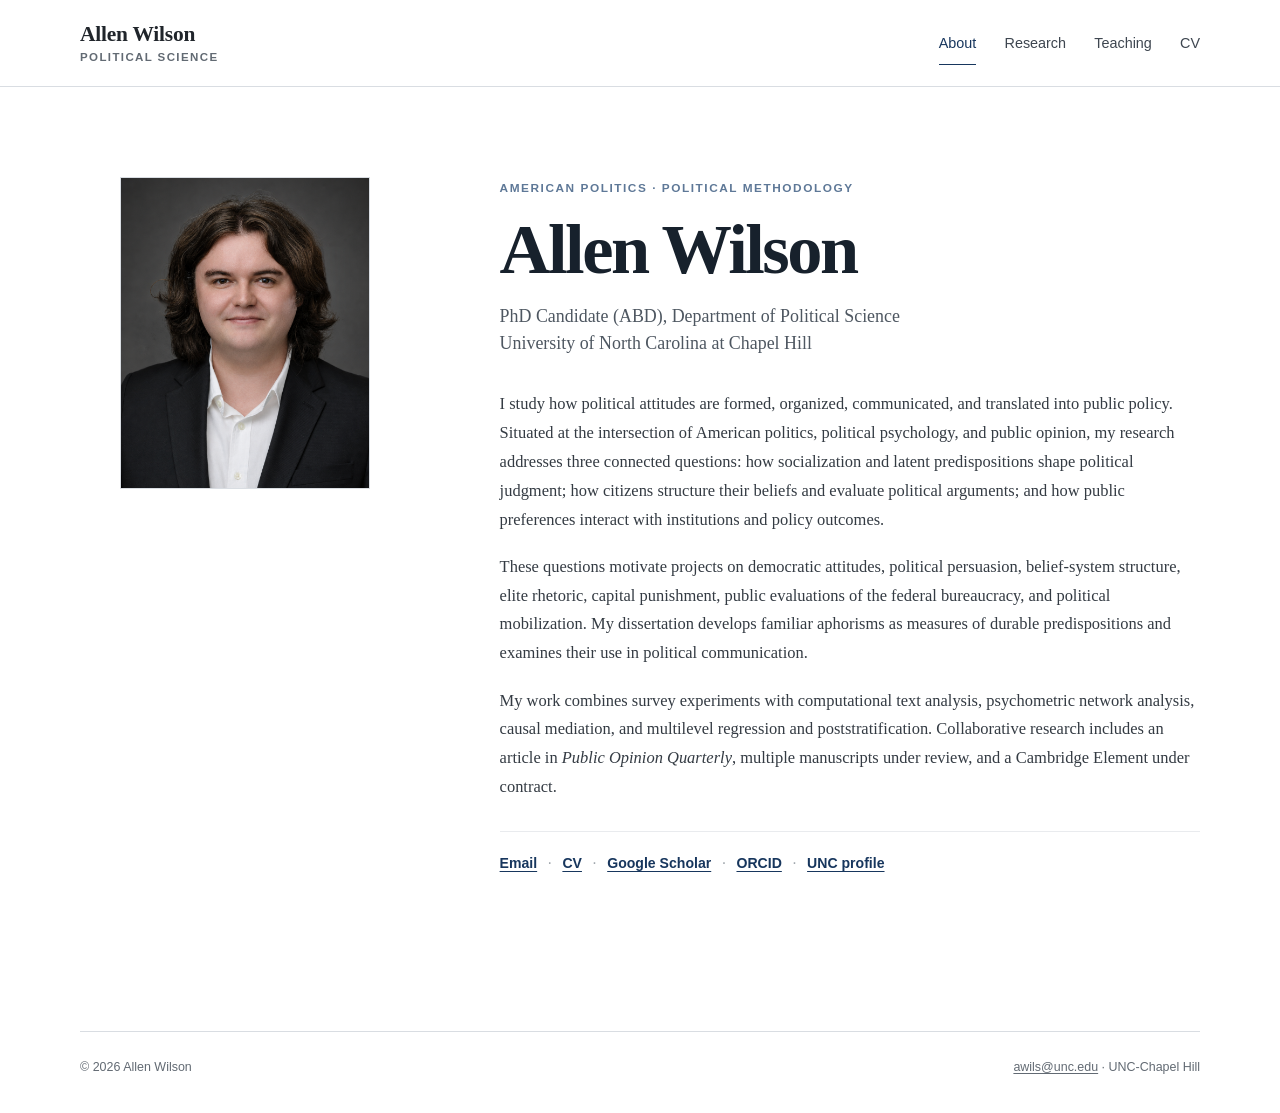
<file: index.html>
<!doctype html>
<html lang="en">
  <head>
    <meta charset="utf-8">
    <meta name="viewport" content="width=device-width, initial-scale=1">
    <meta
      name="description"
      content="Allen Wilson is a political scientist at UNC-Chapel Hill studying American politics, political psychology, public opinion, and political methodology."
    >
    <meta name="theme-color" content="#ffffff">
    <title>Allen Wilson | Political Science</title>
    <link rel="stylesheet" href="styles.css">
  </head>
  <body>
    <a class="skip-link" href="#main-content">Skip to content</a>

    <header class="site-header">
      <div class="header-inner">
        <a class="wordmark" href="index.html" aria-label="Allen Wilson, home">
          <span class="wordmark-name">Allen Wilson</span>
          <span class="wordmark-field">Political Science</span>
        </a>

        <nav aria-label="Primary navigation">
          <a href="index.html" aria-current="page">About</a>
          <a href="research.html">Research</a>
          <a href="teaching.html">Teaching</a>
          <a href="Allen_Wilson_CV.pdf">CV</a>
        </nav>
      </div>
    </header>

    <main id="main-content">
      <section class="profile" aria-labelledby="profile-title">
        <figure class="portrait">
          <img
            src="allen-wilson-headshot.png"
            alt="Portrait of Allen Wilson"
            width="920"
            height="1150"
            decoding="async"
            fetchpriority="high"
          >
        </figure>

        <div class="profile-copy">
          <p class="eyebrow">American Politics · Political Methodology</p>
          <h1 id="profile-title">Allen Wilson</h1>
          <p class="profile-role">
            PhD Candidate (ABD), Department of Political Science<br>
            University of North Carolina at Chapel Hill
          </p>

          <div class="profile-summary">
            <p>
              I study how political attitudes are formed, organized, communicated, and
              translated into public policy. Situated at the intersection of American
              politics, political psychology, and public opinion, my research addresses
              three connected questions: how socialization and latent predispositions shape
              political judgment; how citizens structure their beliefs and evaluate
              political arguments; and how public preferences interact with institutions
              and policy outcomes.
            </p>
            <p>
              These questions motivate projects on democratic attitudes, political
              persuasion, belief-system structure, elite rhetoric, capital punishment,
              public evaluations of the federal bureaucracy, and political mobilization.
              My dissertation develops familiar aphorisms as measures of durable
              predispositions and examines their use in political communication.
            </p>
            <p>
              My work combines survey experiments with computational text analysis,
              psychometric network analysis, causal mediation, and multilevel regression
              and poststratification. Collaborative research includes an article in
              <cite>Public Opinion Quarterly</cite>, multiple manuscripts under review,
              and a Cambridge Element under contract.
            </p>
          </div>

          <ul class="profile-links" aria-label="Contact and professional links">
            <li><a href="mailto:awils@unc.edu">Email</a></li>
            <li><a href="Allen_Wilson_CV.pdf">CV</a></li>
            <li><a href="https://scholar.google.com/citations?user=T04XD_UAAAAJ" rel="me">Google Scholar</a></li>
            <li><a href="https://orcid.org/0009-0005-0301-5288" rel="me">ORCID</a></li>
            <li><a href="https://politicalscience.unc.edu/staff/allen-wilson/">UNC profile</a></li>
          </ul>
        </div>
      </section>
    </main>

    <footer class="site-footer">
      <p>© <span id="year">2026</span> Allen Wilson</p>
      <p><a href="mailto:awils@unc.edu">awils@unc.edu</a> · UNC-Chapel Hill</p>
    </footer>

    <script>
      document.getElementById("year").textContent = new Date().getFullYear();
    </script>
  </body>
</html>
</file>
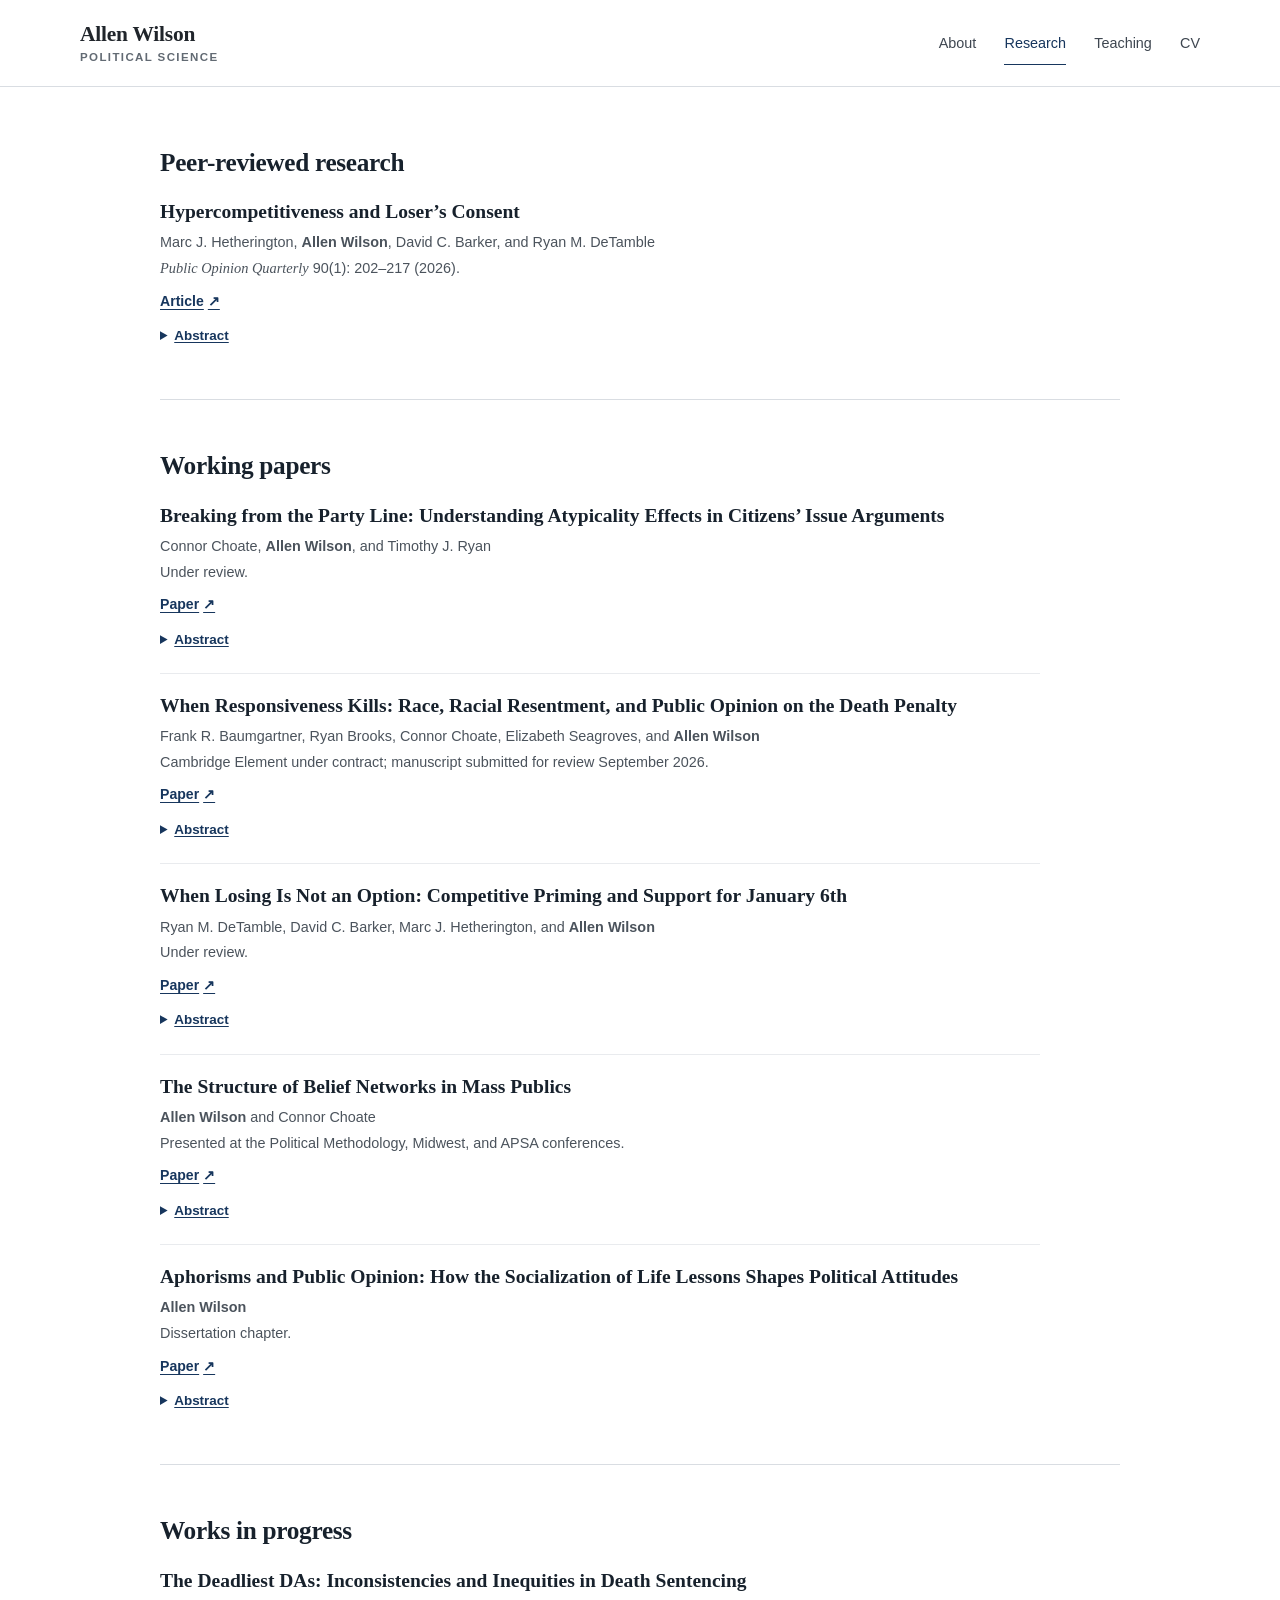
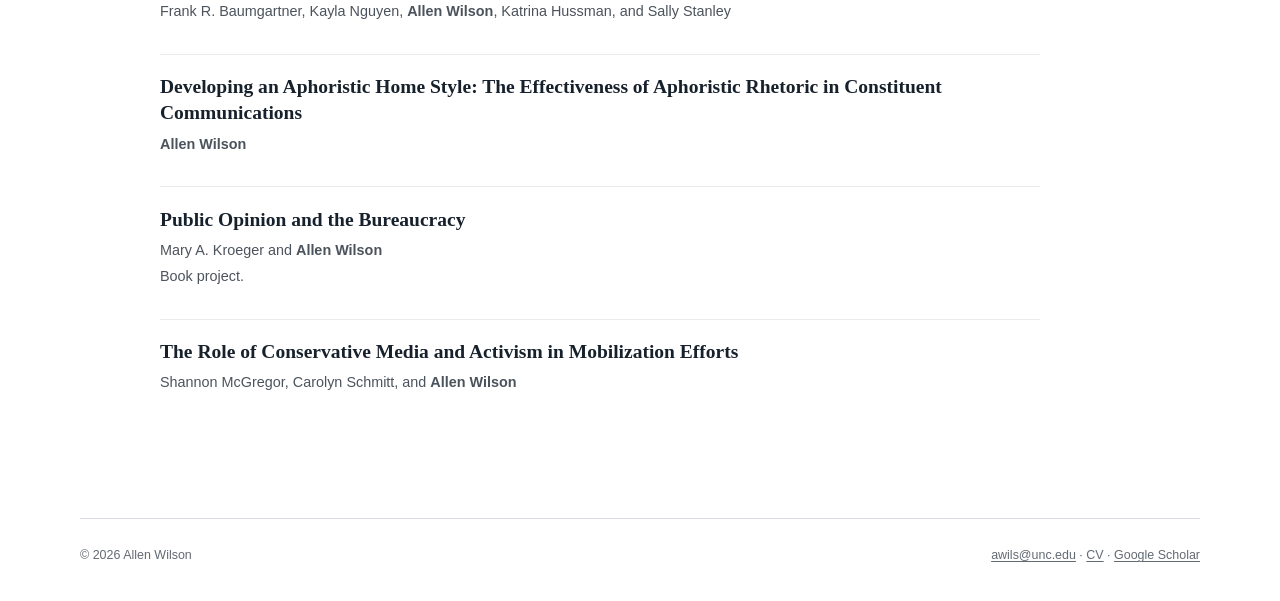
<file: research.html>
<!doctype html>
<html lang="en">
  <head>
    <meta charset="utf-8">
    <meta name="viewport" content="width=device-width, initial-scale=1">
    <meta
      name="description"
      content="Research by Allen Wilson on political socialization, public opinion, political psychology, persuasion, belief systems, and public policy."
    >
    <meta name="theme-color" content="#ffffff">
    <title>Research | Allen Wilson</title>
    <link rel="stylesheet" href="styles.css">
  </head>
  <body>
    <a class="skip-link" href="#main-content">Skip to content</a>

    <header class="site-header">
      <div class="header-inner">
        <a class="wordmark" href="index.html" aria-label="Allen Wilson, home">
          <span class="wordmark-name">Allen Wilson</span>
          <span class="wordmark-field">Political Science</span>
        </a>

        <nav aria-label="Primary navigation">
          <a href="index.html">About</a>
          <a href="research.html" aria-current="page">Research</a>
          <a href="teaching.html">Teaching</a>
          <a href="Allen_Wilson_CV.pdf">CV</a>
        </nav>
      </div>
    </header>

    <main id="main-content">
      <section class="listing-section" aria-labelledby="peer-reviewed-title">
        <header class="simple-section-header">
          <h2 id="peer-reviewed-title">Peer-reviewed research</h2>
        </header>

        <div class="paper-list">
          <article class="paper-entry">
            <h3>Hypercompetitiveness and Loser’s Consent</h3>
            <p class="paper-authors">
              Marc J. Hetherington, <strong>Allen Wilson</strong>, David C. Barker, and Ryan M. DeTamble
            </p>
            <p class="paper-status"><cite>Public Opinion Quarterly</cite> 90(1): 202–217 (2026).</p>
            <div class="project-links" aria-label="Links for Hypercompetitiveness and Loser’s Consent">
              <a href="https://academic.oup.com/poq/article/90/1/202/8490564">Article</a>
              <!-- Optional: <a href="https://example.com">Replication materials</a> -->
            </div>
            <details class="paper-abstract">
              <summary>Abstract</summary>
              <p>
                Electoral democracy rests on the conferral of Loser’s Consent. The Capitol insurrection of January 6, 2021—and the widespread sympathy for it that endures among Republican citizens and elected officials—can be understood as an unprecedented denial of that Consent. We hypothesize that insurrectionist sympathies among 2020 election losers are structured in part by hypercompetitiveness—a psychological need to win at all costs.
              </p>
              <p>
                Using original survey data collected in the spring of 2022, we find strong suggestive support for our hypothesis. Many of the Americans who fail to condemn the Capitol riot may not be simply knee-jerk partisans, well-intentioned victims of propaganda, or sycophants in thrall to a would-be authoritarian leader. Substantiating the anxieties of many observers, those people may instead be unwilling to abide by democratic rules if it means they have to lose.
              </p>
            </details>
          </article>
        </div>
      </section>

      <section class="listing-section" aria-labelledby="working-papers-title">
        <header class="simple-section-header">
          <h2 id="working-papers-title">Working papers</h2>
        </header>

        <div class="paper-list">
          <article class="paper-entry">
            <h3>Breaking from the Party Line: Understanding Atypicality Effects in Citizens’ Issue Arguments</h3>
            <p class="paper-authors">
              Connor Choate, <strong>Allen Wilson</strong>, and Timothy J. Ryan
            </p>
            <p class="paper-status">Under review.</p>
            <div class="project-links" aria-label="Links for Breaking from the Party Line">
              <a href="Breaking_From_the_Party_Line.pdf">Paper</a>
            </div>
            <details class="paper-abstract">
              <summary>Abstract</summary>
              <p>
                Citizens’ political attitudes are more idiosyncratic than elites’. As a result, when citizens engage in issue-specific persuasion, they are more likely to advance arguments that depart from what is typical for their party. Such atypical arguments may differ in the style they adopt or the considerations they emphasize. We report results from a study identifying the persuasive consequences of such atypical arguments and distinguishing content-grounded from expectancy-grounded pathways. First, a content analysis shows that typical and atypical arguments differ in both style and the substantive considerations they raise. Then, in an experiment, we find that atypical arguments from out-partisans are perceived as more compelling, while atypical arguments from in-partisans are perceived as less compelling. Both effects emerge primarily when the author’s partisanship is hidden, pointing to a content-grounded pathway. Citizens with atypical views shape political discussion through how they engage with issues—not merely by violating partisan expectations.
              </p>
            </details>
          </article>

          <article class="paper-entry">
            <h3>When Responsiveness Kills: Race, Racial Resentment, and Public Opinion on the Death Penalty</h3>
            <p class="paper-authors">
              Frank R. Baumgartner, Ryan Brooks, Connor Choate, Elizabeth Seagroves, and <strong>Allen Wilson</strong>
            </p>
            <p class="paper-status">
              Cambridge Element under contract; manuscript submitted for review September 2026.
            </p>
            <div class="project-links" aria-label="Links for When Responsiveness Kills">
              <a href="When_Responsiveness_Kills.pdf">Paper</a>
            </div>
            <details class="paper-abstract">
              <summary>Abstract</summary>
              <p>
                Racial disparities have been documented in many aspects of the death penalty throughout the US. We document the powerful roles of race and racial resentment in explaining who supports and who opposes capital punishment. We review the literature on support for the death penalty, add new analyses at the individual level, and show the consistent and substantial impact of race and racial resentment, which are considerably more important than variables sometimes thought to drive support for the policy, such as religious tradition, ideological orientation, or residing in the South. We also develop a set of yearly state-level estimates of public opinion on the death penalty and racial resentment. Both nationally and at the state level, public opinion, racial resentment, and death sentencing are tightly connected. Thus, we show a powerful level of responsiveness to public opinion, but also that this opinion is tainted by racial animosity toward African-Americans.
              </p>
            </details>
          </article>

          <article class="paper-entry">
            <h3>When Losing Is Not an Option: Competitive Priming and Support for January 6th</h3>
            <p class="paper-authors">
              Ryan M. DeTamble, David C. Barker, Marc J. Hetherington, and <strong>Allen Wilson</strong>
            </p>
            <p class="paper-status">Under review.</p>
            <div class="project-links" aria-label="Links for When Losing Is Not an Option">
              <a href="When_Losing_Is_Not_an_Option.pdf">Paper</a>
            </div>
            <details class="paper-abstract">
              <summary>Abstract</summary>
              <p>
                Observational research has linked sympathy for the January 6 insurrection to hypercompetitiveness, an understudied dispositional urge to win by any means necessary. Doubt remains, however, about 1) the causal effect of hypercompetitive impulses on electoral democracy and 2) the features of competitiveness more broadly. In this investigation, we demonstrate the causal influence of hypercompetitiveness by randomly assigning a subset of non-Democrats to an apolitical competitive game. Exposure appears to trigger more hypercompetitiveness, which in turn predicts January 6 sympathy. Moreover, as theorized, hypercompetitiveness’ mediated effect is pronounced among those with high levels but absent among those with low levels. As a conceptual validity check, we further demonstrate that a different type of competitiveness that is not associated with a willingness to break rules has no influence. These results enhance causal leverage in support of hypercompetitiveness as a driver of January 6 support, and they invite more scholarship on the politics of personal competitiveness.
              </p>
            </details>
          </article>

          <article class="paper-entry">
            <h3>The Structure of Belief Networks in Mass Publics</h3>
            <p class="paper-authors"><strong>Allen Wilson</strong> and Connor Choate</p>
            <p class="paper-status">
              Presented at the Political Methodology, Midwest, and APSA conferences.
            </p>
            <div class="project-links" aria-label="Links for The Structure of Belief Networks in Mass Publics">
              <a href="Wilson_Choate_Belief_Networks.pdf">Paper</a>
              <!-- Optional: <a href="slides/belief-networks-mass-publics.pdf">Slides</a> -->
            </div>
            <details class="paper-abstract">
              <summary>Abstract</summary>
              <p>
                In “The Nature of Belief Systems in Mass Publics,” Philip Converse famously provided an account describing the mass public as non-ideological, exhibiting little to no constraint among issue opinions. Still, since the publication of his famous 1964 essay, a great deal has changed. The dominant political cleavages have shifted from economic to social issues. Party cues have largely become much clearer. Partisan and ideological sorting has reached an all-time high. Sources of national political information have proliferated. Has any of this changed the relative constraint of mass belief systems? To shed light on this question, we use ANES data spanning a 32-year time period to conduct a series of network analyses aimed at explicating the structure of the mass public’s belief systems. Using measures of network clustering—network density and average path length—we show that constraint remained relatively stable in the 1990s and 2000s, with a substantial increase in issue constraint occurring in 2012 that persisted through 2024. We subset these analyses by political knowledge and find that this change is largely driven by low-information rather than high-information respondents. By 2024, the differences in constraint across these groups attenuate significantly. Furthermore, using measures of network centrality, we find that racial resentment, authoritarianism, and partisanship are strikingly strong organizers of belief systems. These attitudes’ influence over mass belief systems has markedly increased from 1992 to 2024. We again subset these analyses by respondents’ knowledge and find that high-knowledge respondents are much better at using political concepts such as ideology in structuring political opinions compared to low-knowledge respondents. Additionally, this difference is present for partisanship in 1992 but not in 2024, while racial resentment and authoritarianism maintain relative hegemony by 2024 regardless of information levels.
              </p>
            </details>
          </article>

          <article class="paper-entry">
            <h3>Aphorisms and Public Opinion: How the Socialization of Life Lessons Shapes Political Attitudes</h3>
            <p class="paper-authors"><strong>Allen Wilson</strong></p>
            <p class="paper-status">Dissertation chapter.</p>
            <div class="project-links" aria-label="Links for Aphorisms and Public Opinion">
              <a href="Aphorisms_and_Public_Opinion.pdf">Paper</a>
            </div>
            <details class="paper-abstract">
              <summary>Abstract</summary>
              <p>
                One of the fundamental problems of survey research is how best to measure latent attitudes. Many common measures are vague, easily primed, or endogenous to outcome variables of interest—or some combination therein. Rather than ask respondents to generalize via abstract measures, many of which they have never encountered or pondered, I introduce a new approach: measuring latent attitudes via orientations toward common aphorisms, e.g., “Don’t judge a book by its cover,” that express a worldview or ethical principle in a familiar yet pithy, axiomatic statement. Such sayings are socialized during the critical period of language development and are building blocks of language akin to idioms. Drawing on meme theory, I argue that aphorisms are readily transmittable forms of cultural information—memes—that are uniquely suited to minimize common survey measurement problems such as endogeneity and ambiguity. I apply this theory to risk attitudes, finding that aphorisms that tap risk acceptance, e.g., “Nothing ventured, nothing gained,” constitute a highly coherent scale, are associated with known correlates of risk acceptance, and predict greater political participation. In doing so, I show that using attitudes toward common aphorisms presents a new method by which survey researchers can tap latent attitudes that are 1) theoretically exogenous to most political outcomes of interest and 2) concrete representations of abstract worldviews in the minds of respondents.
              </p>
            </details>
          </article>
        </div>
      </section>

      <section class="listing-section" aria-labelledby="works-progress-title">
        <header class="simple-section-header">
          <h2 id="works-progress-title">Works in progress</h2>
        </header>

        <div class="paper-list">
          <article class="paper-entry">
            <h3>The Deadliest DAs: Inconsistencies and Inequities in Death Sentencing</h3>
            <p class="paper-authors">
              Frank R. Baumgartner, Kayla Nguyen, <strong>Allen Wilson</strong>, Katrina Hussman, and Sally Stanley
            </p>
            <div class="project-links" aria-label="Links for The Deadliest DAs">
              <!-- When available: <a href="Deadliest_DAs.pdf">Working paper</a> -->
            </div>
          </article>

          <article class="paper-entry">
            <h3>Developing an Aphoristic Home Style: The Effectiveness of Aphoristic Rhetoric in Constituent Communications</h3>
            <p class="paper-authors"><strong>Allen Wilson</strong></p>
            <div class="project-links" aria-label="Links for Developing an Aphoristic Home Style">
              <!-- When available: <a href="Aphoristic_Home_Style.pdf">Working paper</a> -->
            </div>
          </article>

          <article class="paper-entry">
            <h3>Public Opinion and the Bureaucracy</h3>
            <p class="paper-authors">Mary A. Kroeger and <strong>Allen Wilson</strong></p>
            <p class="paper-status">Book project.</p>
            <div class="project-links" aria-label="Links for Public Opinion and the Bureaucracy">
              <!-- When available: <a href="Public_Opinion_and_the_Bureaucracy.pdf">Working paper</a> -->
            </div>
          </article>

          <article class="paper-entry">
            <h3>The Role of Conservative Media and Activism in Mobilization Efforts</h3>
            <p class="paper-authors">
              Shannon McGregor, Carolyn Schmitt, and <strong>Allen Wilson</strong>
            </p>
            <div class="project-links" aria-label="Links for The Role of Conservative Media and Activism in Mobilization Efforts">
              <!-- When available: <a href="Conservative_Media_and_Activism.pdf">Working paper</a> -->
            </div>
          </article>
        </div>
      </section>
    </main>

    <footer class="site-footer">
      <p>© <span id="year">2026</span> Allen Wilson</p>
      <p>
        <a href="mailto:awils@unc.edu">awils@unc.edu</a> ·
        <a href="Allen_Wilson_CV.pdf">CV</a> ·
        <a href="https://scholar.google.com/citations?user=T04XD_UAAAAJ">Google Scholar</a>
      </p>
    </footer>

    <script>
      document.getElementById("year").textContent = new Date().getFullYear();
    </script>
  </body>
</html>
</file>
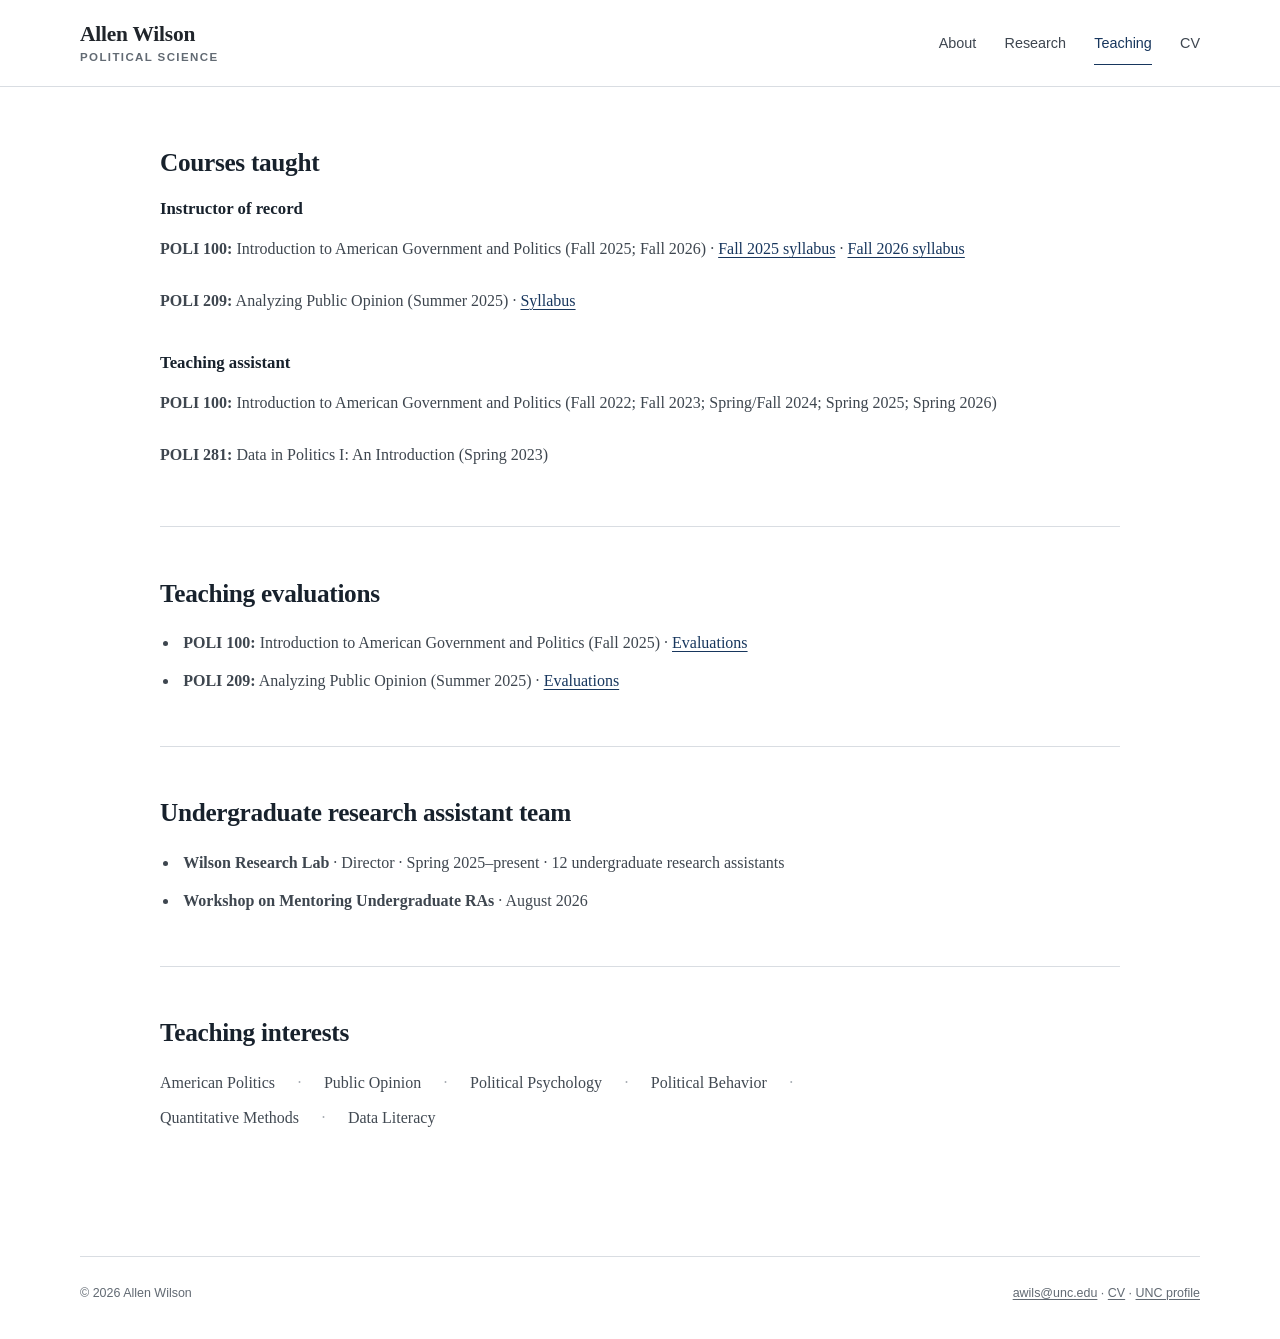
<file: teaching.html>
<!doctype html>
<html lang="en">
  <head>
    <meta charset="utf-8">
    <meta name="viewport" content="width=device-width, initial-scale=1">
    <meta
      name="description"
      content="Teaching profile for Allen Wilson, including courses in American politics, public opinion, quantitative methods, and undergraduate research mentoring."
    >
    <meta name="theme-color" content="#ffffff">
    <title>Teaching | Allen Wilson</title>
    <link rel="stylesheet" href="styles.css">
  </head>
  <body>
    <a class="skip-link" href="#main-content">Skip to content</a>

    <header class="site-header">
      <div class="header-inner">
        <a class="wordmark" href="index.html" aria-label="Allen Wilson, home">
          <span class="wordmark-name">Allen Wilson</span>
          <span class="wordmark-field">Political Science</span>
        </a>

        <nav aria-label="Primary navigation">
          <a href="index.html">About</a>
          <a href="research.html">Research</a>
          <a href="teaching.html" aria-current="page">Teaching</a>
          <a href="Allen_Wilson_CV.pdf">CV</a>
        </nav>
      </div>
    </header>

    <main id="main-content">
      <section class="teaching-section" aria-labelledby="courses-title">
        <header class="simple-section-header">
          <h2 id="courses-title">Courses taught</h2>
        </header>

        <div class="teaching-group">
          <h3 class="group-heading">Instructor of record</h3>
          <ul class="plain-academic-list teaching-record-list">
            <li>
              <strong>POLI 100:</strong> Introduction to American Government and Politics (Fall 2025; Fall 2026)
              · <a href="POLI_100_Fall_2025_Syllabus.pdf">Fall 2025 syllabus</a>
              · <a href="POLI_100_Fall_2026_Syllabus.pdf">Fall 2026 syllabus</a>
            </li>
            <li>
              <strong>POLI 209:</strong> Analyzing Public Opinion (Summer 2025)
              · <a href="POLI_209_Summer_2025_Syllabus.pdf">Syllabus</a>
            </li>
          </ul>
        </div>

        <div class="teaching-group">
          <h3 class="group-heading">Teaching assistant</h3>
          <ul class="plain-academic-list teaching-record-list">
            <li><strong>POLI 100:</strong> Introduction to American Government and Politics (Fall 2022; Fall 2023; Spring/Fall 2024; Spring 2025; Spring 2026)</li>
            <li><strong>POLI 281:</strong> Data in Politics I: An Introduction (Spring 2023)</li>
          </ul>
        </div>
      </section>

      <section class="teaching-section" aria-labelledby="evaluations-title">
        <header class="simple-section-header">
          <h2 id="evaluations-title">Teaching evaluations</h2>
        </header>
        <ul class="plain-academic-list" aria-label="Teaching evaluation materials">
          <li>
            <strong>POLI 100:</strong> Introduction to American Government and Politics (Fall 2025)
            · <a href="POLI_100_Teaching_Evaluations.pdf">Evaluations</a>
          </li>
          <li>
            <strong>POLI 209:</strong> Analyzing Public Opinion (Summer 2025)
            · <a href="POLI_209_Teaching_Evaluations.pdf">Evaluations</a>
          </li>
        </ul>
      </section>

      <section class="teaching-section" aria-labelledby="ra-team-title">
        <header class="simple-section-header">
          <h2 id="ra-team-title">Undergraduate research assistant team</h2>
        </header>
        <ul class="plain-academic-list">
          <li><strong>Wilson Research Lab</strong> · Director · Spring 2025–present · 12 undergraduate research assistants</li>
          <li><strong>Workshop on Mentoring Undergraduate RAs</strong> · August 2026</li>
        </ul>
      </section>

      <section class="teaching-section" aria-labelledby="interests-title">
        <header class="simple-section-header">
          <h2 id="interests-title">Teaching interests</h2>
        </header>
        <ul class="teaching-interests">
          <li>American Politics</li>
          <li>Public Opinion</li>
          <li>Political Psychology</li>
          <li>Political Behavior</li>
          <li>Quantitative Methods</li>
          <li>Data Literacy</li>
        </ul>
      </section>
    </main>

    <footer class="site-footer">
      <p>© <span id="year">2026</span> Allen Wilson</p>
      <p>
        <a href="mailto:awils@unc.edu">awils@unc.edu</a> ·
        <a href="Allen_Wilson_CV.pdf">CV</a> ·
        <a href="https://politicalscience.unc.edu/staff/allen-wilson/">UNC profile</a>
      </p>
    </footer>

    <script>
      document.getElementById("year").textContent = new Date().getFullYear();
    </script>
  </body>
</html>
</file>
<file: styles.css>
:root {
  --ink: #20252b;
  --muted: #626a73;
  --navy: #17365d;
  --accent: #5e7897;
  --rule: #d9dde2;
  --soft-rule: #e9ebee;
  --paper: #ffffff;
  --subtle: #f6f7f8;
  --content-width: 1120px;
  --serif: Georgia, "Times New Roman", Times, serif;
  --sans: -apple-system, BlinkMacSystemFont, "Segoe UI", Helvetica, Arial, sans-serif;
}

*,
*::before,
*::after {
  box-sizing: border-box;
}

html {
  scroll-behavior: smooth;
}

body {
  margin: 0;
  color: var(--ink);
  background: var(--paper);
  font-family: var(--sans);
  font-size: 16px;
  line-height: 1.68;
  text-rendering: optimizeLegibility;
}

img {
  display: block;
  max-width: 100%;
}

a {
  color: var(--navy);
  text-decoration-thickness: 1px;
  text-underline-offset: 0.18em;
}

a:hover {
  color: var(--accent);
}

a:focus-visible {
  outline: 3px solid rgba(94, 120, 151, 0.4);
  outline-offset: 4px;
}

h1,
h2,
h3,
p,
figure,
ul,
dl,
dd {
  margin-top: 0;
}

h1,
h2,
h3 {
  color: #17212c;
  font-family: var(--serif);
  font-weight: 600;
  line-height: 1.18;
}

p:last-child {
  margin-bottom: 0;
}

cite {
  font-family: var(--serif);
}

.skip-link {
  position: fixed;
  top: 0.75rem;
  left: 0.75rem;
  z-index: 100;
  padding: 0.55rem 0.8rem;
  color: #fff;
  background: var(--navy);
  transform: translateY(-160%);
}

.skip-link:focus {
  transform: translateY(0);
}

.site-header {
  border-bottom: 1px solid var(--rule);
  background: rgba(255, 255, 255, 0.97);
}

.header-inner {
  width: min(calc(100% - 48px), var(--content-width));
  min-height: 86px;
  margin: 0 auto;
  display: flex;
  align-items: center;
  justify-content: space-between;
  gap: 2rem;
}

.wordmark {
  display: inline-flex;
  flex-direction: column;
  color: var(--ink);
  text-decoration: none;
  line-height: 1.12;
}

.wordmark:hover {
  color: var(--ink);
}

.wordmark-name {
  font-family: var(--serif);
  font-size: 1.34rem;
  font-weight: 600;
  letter-spacing: -0.01em;
}

.wordmark-field {
  margin-top: 0.28rem;
  color: var(--muted);
  font-size: 0.72rem;
  font-weight: 600;
  letter-spacing: 0.12em;
  text-transform: uppercase;
}

nav {
  display: flex;
  align-items: center;
  gap: clamp(1rem, 2.2vw, 1.9rem);
}

nav a {
  position: relative;
  padding: 0.25rem 0;
  color: #3e4650;
  font-size: 0.9rem;
  font-weight: 500;
  text-decoration: none;
}

nav a:hover,
nav a[aria-current="page"] {
  color: var(--navy);
}

nav a[aria-current="page"]::after {
  position: absolute;
  right: 0;
  bottom: -0.38rem;
  left: 0;
  height: 1px;
  background: var(--navy);
  content: "";
}

.academic-layout {
  width: min(calc(100% - 48px), var(--content-width));
  margin: 0 auto;
  padding: clamp(3rem, 5vw, 4.6rem) 0 clamp(4rem, 7vw, 6rem);
  display: grid;
  grid-template-columns: 220px minmax(0, 1fr);
  align-items: start;
  gap: clamp(3.2rem, 6vw, 6rem);
}

.profile-sidebar {
  position: sticky;
  top: 2rem;
  min-width: 0;
}

.sidebar-portrait {
  width: 190px;
  margin: 0 0 1.35rem;
}

.sidebar-portrait img {
  width: 100%;
  height: auto;
  aspect-ratio: 4 / 5;
  border: 1px solid var(--rule);
  object-fit: cover;
  object-position: center 18%;
}

.sidebar-profile h2 {
  margin-bottom: 0.5rem;
  font-size: 1.32rem;
  letter-spacing: -0.015em;
}

.sidebar-role {
  margin-bottom: 1.25rem;
  color: #4e5761;
  font-size: 0.82rem;
  line-height: 1.58;
}

.sidebar-links {
  margin: 0;
  padding: 1rem 0 0;
  border-top: 1px solid var(--soft-rule);
  list-style: none;
}

.sidebar-links li {
  margin-bottom: 0.45rem;
  line-height: 1.4;
}

.sidebar-links a {
  color: #48515b;
  font-size: 0.8rem;
  font-weight: 500;
  text-decoration: none;
}

.sidebar-links a::before {
  margin-right: 0.55rem;
  color: var(--accent);
  content: "—";
}

.sidebar-links a:hover {
  color: var(--navy);
  text-decoration: underline;
}

.content-column {
  min-width: 0;
}

.eyebrow {
  margin-bottom: 0.75rem;
  color: var(--accent);
  font-size: 0.74rem;
  font-weight: 700;
  letter-spacing: 0.13em;
  line-height: 1.4;
  text-transform: uppercase;
}

.profile {
  width: min(calc(100% - 48px), var(--content-width));
  margin: 0 auto;
  padding: clamp(3.5rem, 7vw, 6.5rem) 0 clamp(4rem, 7vw, 6.5rem);
  display: grid;
  grid-template-columns: minmax(240px, 330px) minmax(0, 1fr);
  align-items: start;
  gap: clamp(3rem, 7vw, 6.5rem);
}

.portrait {
  margin-bottom: 0;
}

.portrait img {
  width: 100%;
  height: auto;
  aspect-ratio: 4 / 5;
  border: 1px solid var(--rule);
  object-fit: cover;
  object-position: center 18%;
}

.profile-copy {
  padding-top: 0.2rem;
}

.profile h1 {
  margin-bottom: 0.7rem;
  font-size: clamp(2.9rem, 5.5vw, 4.6rem);
  letter-spacing: -0.035em;
}

.profile .profile-role {
  margin-bottom: 2rem;
  font-size: 1.12rem;
}

.profile .profile-summary {
  max-width: 750px;
  font-size: 1.03rem;
  line-height: 1.75;
}

.profile .profile-summary p {
  margin-bottom: 1.15rem;
}

.profile-links {
  margin: 1.8rem 0 0;
  padding: 1.15rem 0 0;
  border-top: 1px solid var(--soft-rule);
  display: flex;
  flex-wrap: wrap;
  gap: 0.55rem 0;
  list-style: none;
}

.profile-links li {
  display: flex;
  align-items: center;
}

.profile-links li + li::before {
  margin: 0 0.65rem;
  color: #a2a8ae;
  content: "·";
}

.profile-links a {
  font-size: 0.88rem;
  font-weight: 600;
}

.about-section {
  padding: 0 0 clamp(3.2rem, 5vw, 4.6rem);
}

.about-section h1,
.page-intro h1 {
  margin-bottom: clamp(2rem, 4vw, 3.1rem);
  font-size: clamp(2.9rem, 6vw, 4.7rem);
  letter-spacing: -0.04em;
}

.profile-role {
  margin-bottom: 1.65rem;
  color: #4e5761;
  font-family: var(--serif);
  font-size: 1.04rem;
  line-height: 1.55;
}

.profile-summary,
.page-intro-copy {
  max-width: 780px;
  color: #343b43;
  font-family: var(--serif);
  font-size: 1.03rem;
  line-height: 1.78;
}

.profile-summary p,
.page-intro-copy p {
  margin-bottom: 1.2rem;
}

.home-section {
  padding: clamp(3.4rem, 6vw, 5.2rem) 0;
  border-top: 1px solid var(--rule);
  display: grid;
  grid-template-columns: 190px minmax(0, 1fr);
  gap: clamp(2.5rem, 6vw, 5.5rem);
}

.section-header h2,
.simple-section-header h2 {
  margin-bottom: 0;
  font-size: clamp(1.7rem, 3vw, 2.25rem);
  letter-spacing: -0.02em;
}

.research-areas {
  display: grid;
  grid-template-columns: repeat(3, minmax(0, 1fr));
  gap: 0;
}

.research-areas article {
  padding: 0 1.8rem;
  border-left: 1px solid var(--soft-rule);
}

.research-areas article:first-child {
  padding-left: 0;
  border-left: 0;
}

.research-areas article:last-child {
  padding-right: 0;
}

.research-areas h3 {
  margin-bottom: 0.85rem;
  font-size: 1.16rem;
}

.research-areas p,
.home-teaching p,
.contact-details p {
  color: #444c55;
}

.section-link {
  grid-column: 2;
  margin: 1.9rem 0 0;
}

.section-link a,
.project-links a,
.course-links a,
.evaluation-links a {
  font-size: 0.88rem;
  font-weight: 600;
}

.home-teaching {
  display: grid;
  grid-template-columns: minmax(0, 1.25fr) minmax(270px, 0.75fr);
  gap: clamp(2.5rem, 6vw, 5rem);
}

.course-list {
  margin-bottom: 0;
}

.course-list > div {
  padding: 1rem 0;
  border-top: 1px solid var(--soft-rule);
  display: grid;
  grid-template-columns: 78px 1fr;
  gap: 1rem;
}

.course-list > div:last-child {
  border-bottom: 1px solid var(--soft-rule);
}

.course-list dt,
.course-code {
  color: var(--accent);
  font-size: 0.76rem;
  font-weight: 700;
  letter-spacing: 0.08em;
}

.course-list dd {
  margin-bottom: 0;
}

.course-list strong,
.course-list span {
  display: block;
}

.course-list strong {
  font-family: var(--serif);
  font-size: 0.99rem;
  line-height: 1.4;
}

.course-list span {
  margin-top: 0.35rem;
  color: var(--muted);
  font-size: 0.78rem;
}

.contact-details {
  display: grid;
  grid-template-columns: repeat(2, minmax(0, 1fr));
  gap: 3rem;
}

.page-intro {
  width: min(calc(100% - 48px), 960px);
  margin: 0 auto;
  padding: clamp(3.7rem, 7vw, 6.5rem) 0 clamp(3.5rem, 6vw, 5.2rem);
}

.compact-intro {
  padding-bottom: clamp(3rem, 5vw, 4rem);
}

.compact-intro h1 {
  margin-bottom: 0;
}

.research-section,
.teaching-section {
  width: min(calc(100% - 48px), 960px);
  margin: 0 auto;
  padding: clamp(2.2rem, 4vw, 3.2rem) 0;
  border-top: 1px solid var(--rule);
}

.listing-section {
  width: min(calc(100% - 48px), 960px);
  margin: 0 auto;
  padding: clamp(2.2rem, 4vw, 3.2rem) 0;
  border-top: 1px solid var(--rule);
}

main > .listing-section:first-child,
main > .teaching-section:first-child {
  padding-top: clamp(2.6rem, 5vw, 3.8rem);
  border-top: 0;
}

.paper-list {
  max-width: 880px;
}

.paper-entry {
  padding: 1.2rem 0 1.35rem;
  border-top: 1px solid var(--soft-rule);
}

.paper-entry:first-child {
  padding-top: 0;
  border-top: 0;
}

.paper-entry:last-child {
  padding-bottom: 0;
}

.paper-entry h3 {
  max-width: 820px;
  margin-bottom: 0.35rem;
  font-size: clamp(1.08rem, 1.8vw, 1.22rem);
  line-height: 1.36;
}

.paper-authors,
.paper-status {
  max-width: 820px;
  color: #4b535c;
  font-size: 0.9rem;
  line-height: 1.58;
}

.paper-authors {
  margin-bottom: 0.2rem;
}

.paper-status {
  margin-bottom: 0;
}

.research-section-header {
  display: grid;
  grid-template-columns: 62px minmax(0, 780px);
  gap: 1.6rem;
}

.research-section-header h2 {
  margin-bottom: 1rem;
  font-size: clamp(1.8rem, 3.4vw, 2.55rem);
  letter-spacing: -0.025em;
}

.research-section-header p:last-child {
  color: #4b535c;
  font-family: var(--serif);
  font-size: 1.01rem;
  line-height: 1.72;
}

.section-number {
  margin-top: 0.18rem;
  color: #8a939d;
  font-size: 0.74rem;
  font-weight: 700;
  letter-spacing: 0.12em;
}

.project-list {
  margin: clamp(2.7rem, 5vw, 4.4rem) 0 0 78px;
}

.project {
  max-width: 900px;
  padding: 1.8rem 0 2rem;
  border-top: 1px solid var(--soft-rule);
}

.project:last-child {
  border-bottom: 1px solid var(--soft-rule);
}

.project h3 {
  max-width: 820px;
  margin-bottom: 0.55rem;
  font-size: clamp(1.17rem, 2vw, 1.38rem);
  line-height: 1.36;
}

.project-meta {
  margin-bottom: 0.9rem;
  color: var(--muted);
  font-size: 0.86rem;
  line-height: 1.55;
}

.project > p:not(.project-meta) {
  max-width: 820px;
  margin-bottom: 0;
  color: #3e464f;
  font-family: var(--serif);
  font-size: 0.98rem;
  line-height: 1.72;
}

.project-links {
  margin-top: 0.6rem;
  display: flex;
  flex-wrap: wrap;
  gap: 0.9rem;
}

.project-links:empty {
  display: none;
}

.project-links a::after,
.course-links a::after,
.evaluation-links a::after {
  margin-left: 0.25rem;
  content: "↗";
}

.course-links,
.evaluation-links {
  margin-top: 0.75rem;
  display: flex;
  flex-wrap: wrap;
  gap: 0.85rem;
}

.course-links:empty,
.evaluation-links:empty {
  display: none;
}

.simple-section-header {
  margin-bottom: 1.35rem;
}

.simple-section-header h2 {
  font-size: clamp(1.35rem, 2.4vw, 1.58rem);
  letter-spacing: -0.012em;
}

.paper-abstract {
  max-width: 820px;
  margin-top: 0.75rem;
}

.paper-abstract summary {
  width: fit-content;
  color: var(--navy);
  cursor: pointer;
  font-size: 0.84rem;
  font-weight: 600;
  text-decoration: underline;
  text-decoration-thickness: 1px;
  text-underline-offset: 0.18em;
}

.paper-abstract summary:hover {
  color: var(--accent);
}

.paper-abstract p {
  margin: 0.7rem 0 0;
  color: #3e464f;
  font-family: var(--serif);
  font-size: 0.93rem;
  line-height: 1.68;
}

.paper-abstract p + p {
  margin-top: 0.75rem;
}

.prose-columns {
  display: grid;
  grid-template-columns: repeat(2, minmax(0, 1fr));
  gap: clamp(2.5rem, 6vw, 5rem);
}

.prose-columns p,
.narrow-prose p,
.course-detail > div > p:not(.course-meta) {
  color: #3e464f;
  font-family: var(--serif);
  font-size: 1rem;
  line-height: 1.75;
}

.prose-columns p,
.narrow-prose p {
  margin-bottom: 1.15rem;
}

.course-detail-list,
.experience-list {
  max-width: 920px;
}

.course-detail {
  padding: 1.8rem 0 2rem;
  border-top: 1px solid var(--soft-rule);
  display: grid;
  grid-template-columns: 100px minmax(0, 1fr);
  gap: 1.8rem;
}

.course-detail:last-child,
.experience-list article:last-child {
  border-bottom: 1px solid var(--soft-rule);
}

.course-detail h3 {
  margin-bottom: 0.42rem;
  font-size: 1.32rem;
}

.course-meta {
  margin-bottom: 0.9rem;
  color: var(--muted);
  font-size: 0.84rem;
}

.experience-list article {
  padding: 1.15rem 0;
  border-top: 1px solid var(--soft-rule);
  display: grid;
  grid-template-columns: minmax(0, 1fr) auto;
  align-items: baseline;
  gap: 2rem;
}

.experience-list h3 {
  margin-bottom: 0.2rem;
  font-family: var(--sans);
  font-size: 0.82rem;
  font-weight: 700;
  letter-spacing: 0.04em;
  text-transform: uppercase;
}

.experience-list p {
  margin-bottom: 0;
  color: #4b535c;
  font-size: 0.91rem;
}

.experience-list article > p {
  color: var(--muted);
  max-width: 21rem;
  text-align: right;
}

.narrow-prose {
  max-width: 780px;
}

.narrow-prose h3 {
  margin-bottom: 0.75rem;
  font-size: 1.16rem;
}

.teaching-group + .teaching-group {
  margin-top: 2rem;
}

.group-heading {
  margin-bottom: 0.65rem;
  font-size: 1.05rem;
}

.plain-academic-list {
  max-width: 920px;
  margin: 0;
  padding-left: 1.2rem;
  color: #3e464f;
  font-family: var(--serif);
}

.plain-academic-list li {
  margin-bottom: 0.7rem;
  padding-left: 0.25rem;
}

.plain-academic-list li:last-child {
  margin-bottom: 0;
}

.teaching-record-list {
  list-style: none;
  padding-left: 0;
}

.teaching-record-list li {
  padding: 0.42rem 0;
}

.teaching-interests {
  max-width: 830px;
  margin-bottom: 0;
  padding: 0;
  display: flex;
  flex-wrap: wrap;
  list-style: none;
}

.teaching-interests li {
  margin: 0 1.4rem 0.55rem 0;
  color: #414952;
  font-family: var(--serif);
  font-size: 1rem;
}

.teaching-interests li:not(:last-child)::after {
  margin-left: 1.4rem;
  color: #a5abb1;
  content: "·";
}

.site-footer {
  width: min(calc(100% - 48px), var(--content-width));
  margin: clamp(2rem, 5vw, 4rem) auto 0;
  padding: 1.6rem 0 2.2rem;
  border-top: 1px solid var(--rule);
  display: flex;
  align-items: center;
  justify-content: space-between;
  gap: 2rem;
  color: var(--muted);
  font-size: 0.78rem;
}

.site-footer p {
  margin-bottom: 0;
}

.site-footer a {
  color: inherit;
}

@media (max-width: 900px) {
  .profile {
    grid-template-columns: 240px minmax(0, 1fr);
    gap: 3rem;
  }

  .profile h1 {
    font-size: 3.3rem;
  }

  .academic-layout {
    grid-template-columns: 185px minmax(0, 1fr);
    gap: 2.8rem;
  }

  .sidebar-portrait {
    width: 165px;
  }

  .home-section {
    grid-template-columns: 1fr;
    gap: 2rem;
  }

  .section-link {
    grid-column: 1;
  }

  .research-areas {
    grid-template-columns: 1fr;
  }

  .research-areas article,
  .research-areas article:first-child,
  .research-areas article:last-child {
    padding: 1.35rem 0;
    border-top: 1px solid var(--soft-rule);
    border-left: 0;
  }

  .research-areas article:last-child {
    border-bottom: 1px solid var(--soft-rule);
  }

  .home-teaching,
  .prose-columns {
    grid-template-columns: 1fr;
  }
}

@media (max-width: 720px) {
  .header-inner {
    width: min(calc(100% - 32px), var(--content-width));
    padding: 1.1rem 0 0.9rem;
    align-items: flex-start;
    flex-direction: column;
    gap: 0.9rem;
  }

  nav {
    width: 100%;
    gap: 0.7rem 1.2rem;
    flex-wrap: wrap;
  }

  .academic-layout,
  .profile,
  .research-section,
  .teaching-section,
  .listing-section,
  .site-footer {
    width: min(calc(100% - 32px), var(--content-width));
  }

  .page-intro {
    width: min(calc(100% - 32px), 960px);
  }

  .profile {
    padding-top: 2.8rem;
    grid-template-columns: 1fr;
    gap: 2.2rem;
  }

  .portrait {
    max-width: 230px;
  }

  .profile h1 {
    font-size: clamp(2.7rem, 14vw, 3.6rem);
  }

  .academic-layout {
    padding-top: 2.25rem;
    grid-template-columns: 1fr;
    gap: 2.7rem;
  }

  .profile-sidebar {
    position: static;
    padding-bottom: 2.3rem;
    border-bottom: 1px solid var(--rule);
    display: grid;
    grid-template-columns: 130px minmax(0, 1fr);
    align-items: start;
    gap: 1.4rem;
  }

  .sidebar-portrait {
    width: 130px;
    margin-bottom: 0;
  }

  .sidebar-profile h2 {
    font-size: 1.2rem;
  }

  .sidebar-role {
    margin-bottom: 0.75rem;
    font-size: 0.76rem;
  }

  .sidebar-links {
    padding-top: 0.65rem;
    display: flex;
    flex-wrap: wrap;
    gap: 0.25rem 0.85rem;
  }

  .sidebar-links li {
    margin-bottom: 0;
  }

  .sidebar-links a {
    font-size: 0.75rem;
  }

  .sidebar-links a::before {
    display: none;
  }

  .about-section h1,
  .page-intro h1 {
    font-size: clamp(2.7rem, 14vw, 3.6rem);
  }

  .profile-summary,
  .page-intro-copy {
    font-size: 1rem;
  }

  .contact-details {
    grid-template-columns: 1fr;
    gap: 1.35rem;
  }

  .research-section-header {
    grid-template-columns: 1fr;
    gap: 0.35rem;
  }

  .project-list {
    margin-left: 0;
  }

  .course-detail {
    grid-template-columns: 1fr;
    gap: 0.35rem;
  }

  .experience-list article {
    grid-template-columns: 1fr;
    gap: 0.25rem;
  }

  .experience-list article > p {
    max-width: none;
    text-align: left;
  }

  .site-footer {
    align-items: flex-start;
    flex-direction: column;
    gap: 0.45rem;
  }
}

@media (max-width: 430px) {
  .profile-sidebar {
    grid-template-columns: 112px minmax(0, 1fr);
    gap: 1.1rem;
  }

  .sidebar-portrait {
    width: 112px;
  }

  .sidebar-role {
    line-height: 1.48;
  }
}

@media (prefers-reduced-motion: reduce) {
  html {
    scroll-behavior: auto;
  }
}
</file>
